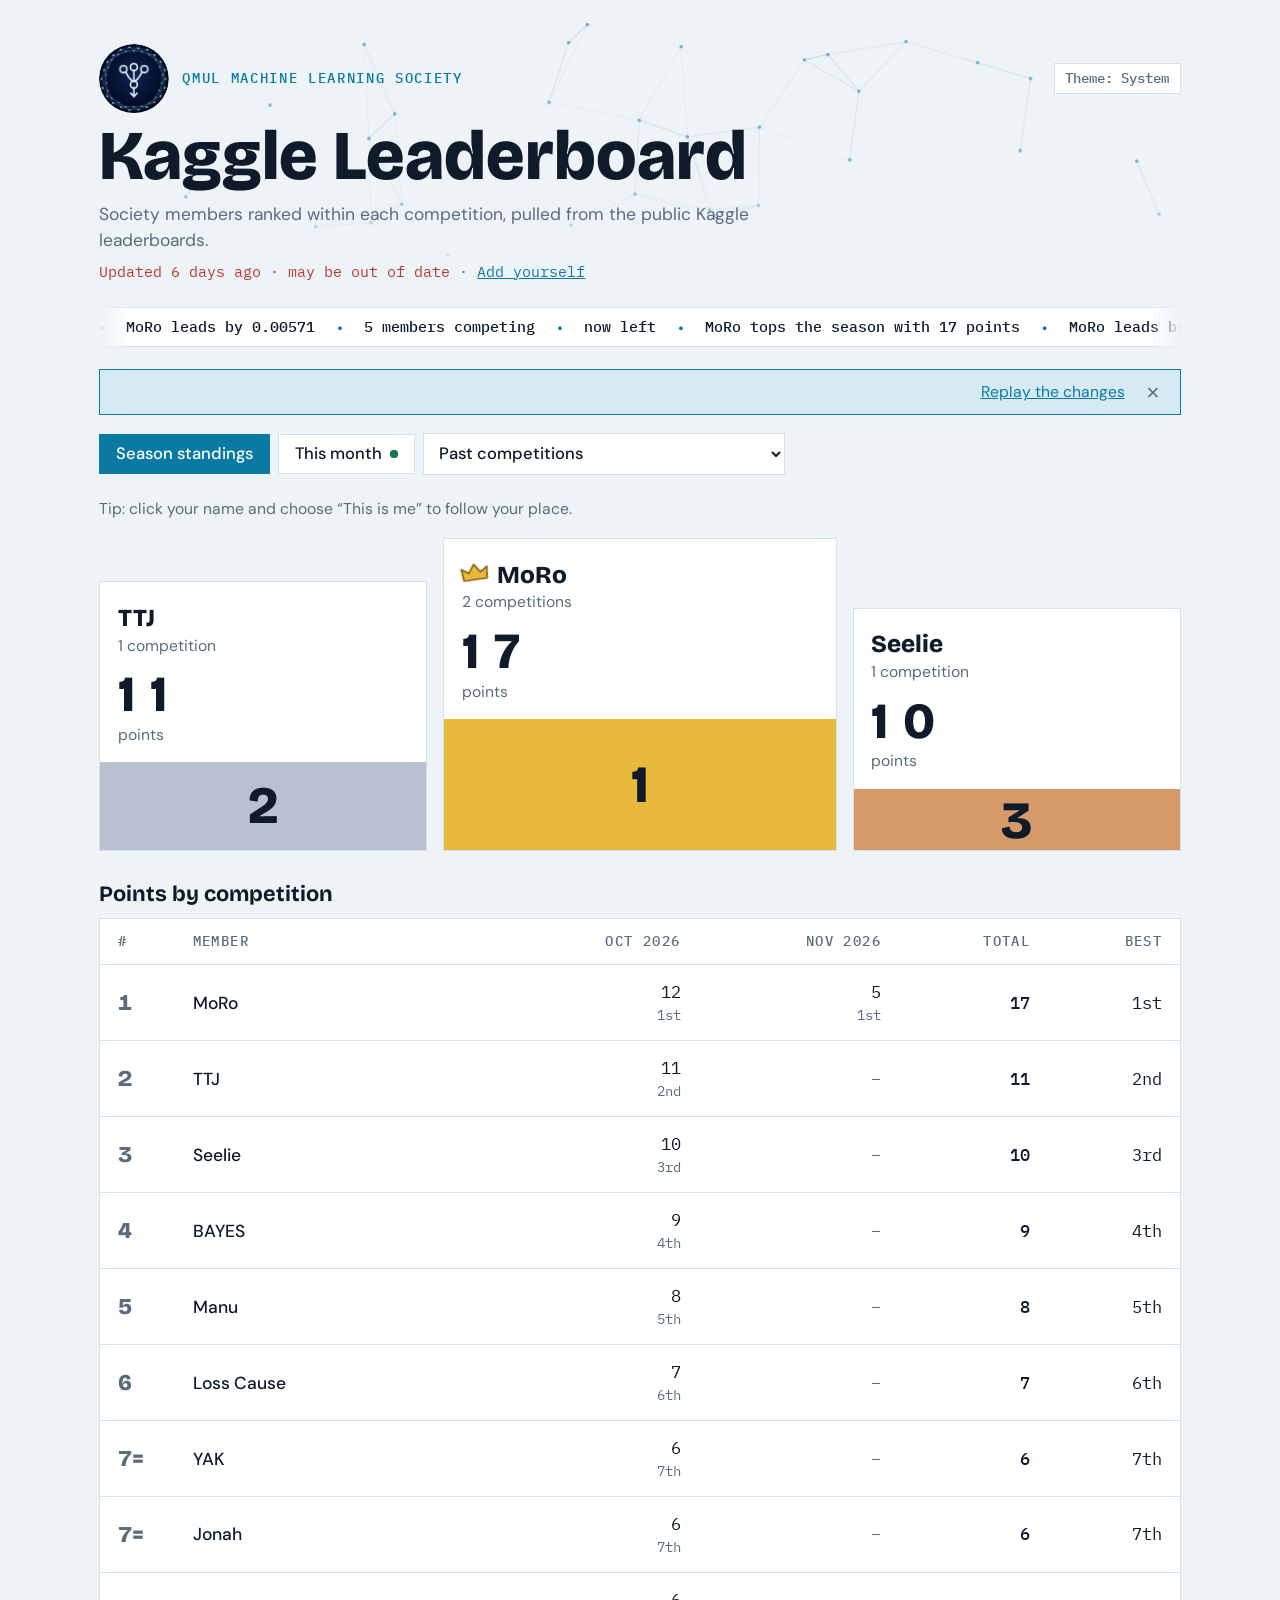
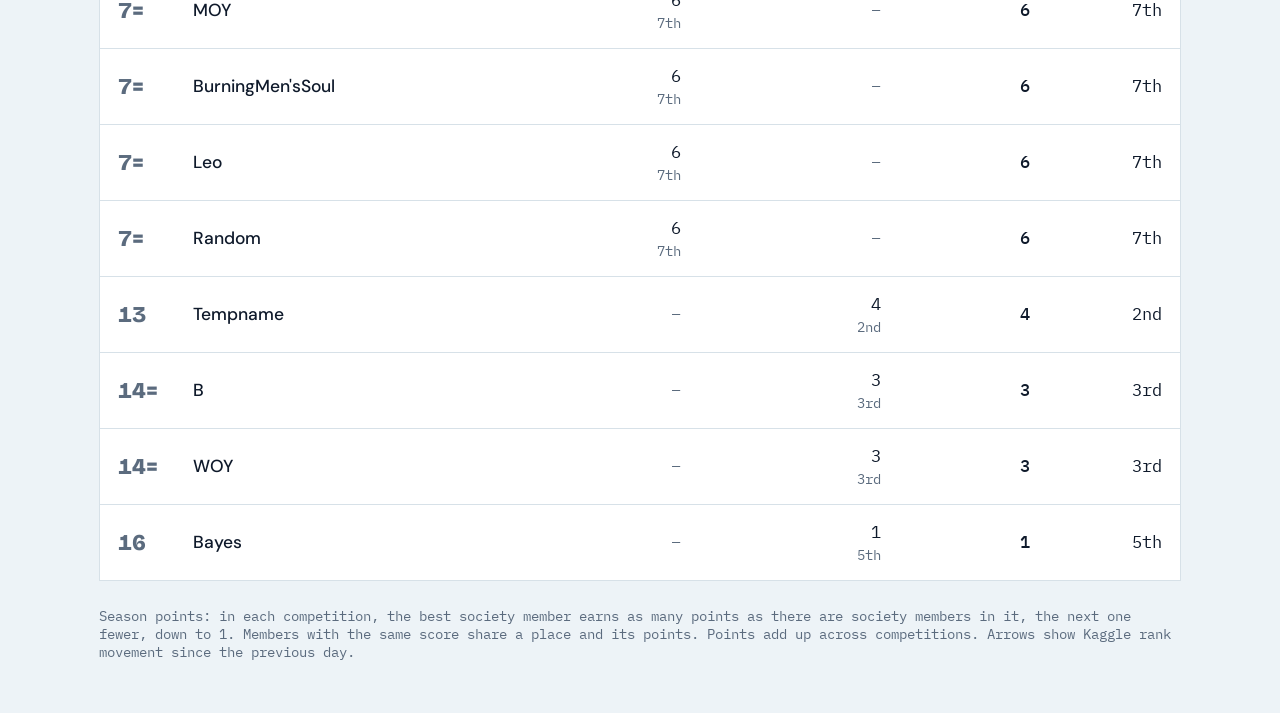
<file: index.html>
<!doctype html>
<html lang="en">
<head>
<meta charset="utf-8">
<meta name="viewport" content="width=device-width, initial-scale=1">
<title>QMML Kaggle Leaderboard</title>
<script>try { var t = localStorage.getItem("qmml-theme"); if (t === "light" || t === "dark") document.documentElement.setAttribute("data-theme", t); } catch (e) {}</script>
<link rel="stylesheet" href="https://fonts.googleapis.com/css2?family=Bricolage+Grotesque:wght@600;800&family=DM+Sans:wght@400;500&family=IBM+Plex+Mono:wght@400;500&display=swap">
<link rel="icon" href="assets/logo.jpg">
<link rel="stylesheet" href="style.css">
</head>
<body>
<main class="wrap">
  <header class="head">
    <div class="brand">
      <svg class="logo" viewBox="0 0 100 100" role="img" aria-label="QMUL Machine Learning Society logo">
        <defs><radialGradient id="logo-bg" cx="50%" cy="45%" r="60%"><stop offset="0" stop-color="#0d2350"/><stop offset="1" stop-color="#000418"/></radialGradient></defs>
        <circle cx="50" cy="50" r="50" fill="url(#logo-bg)"/>
        <g class="logo-ring">
          <path d="M95.1 50.0L89.8 55.7M95.1 50.0L94.0 62.9M95.1 50.0L86.4 66.6M89.8 55.7L94.0 62.9M89.8 55.7L86.4 66.6M89.8 55.7L88.3 74.6M94.0 62.9L86.4 66.6M94.0 62.9L88.3 74.6M94.0 62.9L80.7 76.6M86.4 66.6L88.3 74.6M86.4 66.6L80.7 76.6M86.4 66.6L79.1 83.6M88.3 74.6L80.7 76.6M88.3 74.6L79.1 83.6M88.3 74.6L72.2 84.5M80.7 76.6L79.1 83.6M80.7 76.6L72.2 84.5M80.7 76.6L68.4 90.4M79.1 83.6L72.2 84.5M79.1 83.6L68.4 90.4M79.1 83.6L61.5 89.2M72.2 84.5L68.4 90.4M72.2 84.5L61.5 89.2M72.2 84.5L56.3 94.0M68.4 90.4L61.5 89.2M68.4 90.4L56.3 94.0M68.4 90.4L50.0 90.0M61.5 89.2L56.3 94.0M61.5 89.2L50.0 90.0M61.5 89.2L43.6 94.9M56.3 94.0L50.0 90.0M56.3 94.0L43.6 94.9M56.3 94.0L38.2 90.1M50.0 90.0L43.6 94.9M50.0 90.0L38.2 90.1M50.0 90.0L31.5 90.6M43.6 94.9L38.2 90.1M43.6 94.9L31.5 90.6M43.6 94.9L28.2 83.9M38.2 90.1L31.5 90.6M38.2 90.1L28.2 83.9M38.2 90.1L20.0 84.6M31.5 90.6L28.2 83.9M31.5 90.6L20.0 84.6M31.5 90.6L18.2 77.6M28.2 83.9L20.0 84.6M28.2 83.9L18.2 77.6M28.2 83.9L11.6 74.7M20.0 84.6L18.2 77.6M20.0 84.6L11.6 74.7M20.0 84.6L12.9 66.9M18.2 77.6L11.6 74.7M18.2 77.6L12.9 66.9M18.2 77.6L5.2 63.1M11.6 74.7L12.9 66.9M11.6 74.7L5.2 63.1M11.6 74.7L10.5 55.7M12.9 66.9L5.2 63.1M12.9 66.9L10.5 55.7M12.9 66.9L3.6 50.0M5.2 63.1L10.5 55.7M5.2 63.1L3.6 50.0M5.2 63.1L9.9 44.2M10.5 55.7L3.6 50.0M10.5 55.7L9.9 44.2M10.5 55.7L7.2 37.4M3.6 50.0L9.9 44.2M3.6 50.0L7.2 37.4M3.6 50.0L13.5 33.3M9.9 44.2L7.2 37.4M9.9 44.2L13.5 33.3M9.9 44.2L12.1 25.6M7.2 37.4L13.5 33.3M7.2 37.4L12.1 25.6M7.2 37.4L18.4 22.7M13.5 33.3L12.1 25.6M13.5 33.3L18.4 22.7M13.5 33.3L20.7 16.2M12.1 25.6L18.4 22.7M12.1 25.6L20.7 16.2M12.1 25.6L27.7 15.3M18.4 22.7L20.7 16.2M18.4 22.7L27.7 15.3M18.4 22.7L31.0 8.3M20.7 16.2L27.7 15.3M20.7 16.2L31.0 8.3M20.7 16.2L38.5 11.0M27.7 15.3L31.0 8.3M27.7 15.3L38.5 11.0M27.7 15.3L43.5 4.8M31.0 8.3L38.5 11.0M31.0 8.3L43.5 4.8M31.0 8.3L50.0 10.0M38.5 11.0L43.5 4.8M38.5 11.0L50.0 10.0M38.5 11.0L56.3 6.0M43.5 4.8L50.0 10.0M43.5 4.8L56.3 6.0M43.5 4.8L61.4 11.3M50.0 10.0L56.3 6.0M50.0 10.0L61.4 11.3M50.0 10.0L69.1 8.2M56.3 6.0L61.4 11.3M56.3 6.0L69.1 8.2M56.3 6.0L72.1 15.7M61.4 11.3L69.1 8.2M61.4 11.3L72.1 15.7M61.4 11.3L79.5 16.0M69.1 8.2L72.1 15.7M69.1 8.2L79.5 16.0M69.1 8.2L81.1 23.0M72.1 15.7L79.5 16.0M72.1 15.7L81.1 23.0M72.1 15.7L88.2 25.5M79.5 16.0L81.1 23.0M79.5 16.0L88.2 25.5M79.5 16.0L86.9 33.2M81.1 23.0L88.2 25.5M81.1 23.0L86.9 33.2M81.1 23.0L94.3 37.0M88.2 25.5L86.9 33.2M88.2 25.5L94.3 37.0M88.2 25.5L91.1 44.1M86.9 33.2L94.3 37.0M86.9 33.2L91.1 44.1M86.9 33.2L95.1 50.0M94.3 37.0L91.1 44.1M94.3 37.0L95.1 50.0M94.3 37.0L89.8 55.7M91.1 44.1L95.1 50.0M91.1 44.1L89.8 55.7M91.1 44.1L94.0 62.9" fill="none" stroke="#7fd3f0" stroke-opacity="0.45" stroke-width="0.5"/>
          <g fill="#bfe9fb"><circle cx="95.1" cy="50.0" r="1.2"/><circle cx="89.8" cy="55.7" r="0.9"/><circle cx="94.0" cy="62.9" r="1.2"/><circle cx="86.4" cy="66.6" r="0.9"/><circle cx="88.3" cy="74.6" r="1.2"/><circle cx="80.7" cy="76.6" r="0.9"/><circle cx="79.1" cy="83.6" r="1.2"/><circle cx="72.2" cy="84.5" r="0.9"/><circle cx="68.4" cy="90.4" r="1.2"/><circle cx="61.5" cy="89.2" r="0.9"/><circle cx="56.3" cy="94.0" r="1.2"/><circle cx="50.0" cy="90.0" r="0.9"/><circle cx="43.6" cy="94.9" r="1.2"/><circle cx="38.2" cy="90.1" r="0.9"/><circle cx="31.5" cy="90.6" r="1.2"/><circle cx="28.2" cy="83.9" r="0.9"/><circle cx="20.0" cy="84.6" r="1.2"/><circle cx="18.2" cy="77.6" r="0.9"/><circle cx="11.6" cy="74.7" r="1.2"/><circle cx="12.9" cy="66.9" r="0.9"/><circle cx="5.2" cy="63.1" r="1.2"/><circle cx="10.5" cy="55.7" r="0.9"/><circle cx="3.6" cy="50.0" r="1.2"/><circle cx="9.9" cy="44.2" r="0.9"/><circle cx="7.2" cy="37.4" r="1.2"/><circle cx="13.5" cy="33.3" r="0.9"/><circle cx="12.1" cy="25.6" r="1.2"/><circle cx="18.4" cy="22.7" r="0.9"/><circle cx="20.7" cy="16.2" r="1.2"/><circle cx="27.7" cy="15.3" r="0.9"/><circle cx="31.0" cy="8.3" r="1.2"/><circle cx="38.5" cy="11.0" r="0.9"/><circle cx="43.5" cy="4.8" r="1.2"/><circle cx="50.0" cy="10.0" r="0.9"/><circle cx="56.3" cy="6.0" r="1.2"/><circle cx="61.4" cy="11.3" r="0.9"/><circle cx="69.1" cy="8.2" r="1.2"/><circle cx="72.1" cy="15.7" r="0.9"/><circle cx="79.5" cy="16.0" r="1.2"/><circle cx="81.1" cy="23.0" r="0.9"/><circle cx="88.2" cy="25.5" r="1.2"/><circle cx="86.9" cy="33.2" r="0.9"/><circle cx="94.3" cy="37.0" r="1.2"/><circle cx="91.1" cy="44.1" r="0.9"/></g>
        </g>
        <g fill="none" stroke="#e6f7ff" stroke-width="2.2" stroke-linecap="round" stroke-linejoin="round">
          <path class="lt" pathLength="1" d="M38.5 40.5Q43 50 48.5 53.5"/>
          <path class="lt" pathLength="1" d="M50 38.5L50 52.5"/>
          <path class="lt" pathLength="1" d="M61.5 40.5Q57 50 51.5 53.5"/>
          <path class="lt" pathLength="1" d="M50 63L50 75"/>
          <path class="lt" pathLength="1" d="M45.5 70.5L50 75.5L54.5 70.5"/>
          <circle class="ln" style="--n:0" cx="35" cy="36" r="5"/>
          <circle class="ln" style="--n:1" cx="50" cy="33" r="5"/>
          <circle class="ln" style="--n:2" cx="65" cy="36" r="5"/>
          <circle class="ln" style="--n:3" cx="50" cy="58" r="5"/>
        </g>
      </svg>
      <p class="eyebrow">QMUL Machine Learning Society</p>
      <button class="theme-btn" id="theme" type="button" aria-label="Colour theme">Theme: System</button>
    </div>
    <h1>Kaggle Leaderboard</h1>
    <p class="lede">Society members ranked within each competition, pulled from the public Kaggle leaderboards.</p>
    <p class="meta"><span id="meta"></span> · <a href="register.html">Add yourself</a></p>
  </header>
  <div class="ticker" id="ticker" role="region" aria-label="Latest from the leaderboard" hidden><div class="ticker-track"></div></div>
  <div class="since" id="since" role="status" hidden><span class="since-text"></span><button class="link" type="button" id="since-replay">Replay the changes</button><button class="since-close" type="button" id="since-close" aria-label="Dismiss">×</button></div>
  <div class="notice" id="notice" hidden>Example data. Names and scores are placeholders until the Kaggle sync is connected.</div>
  <div class="nav-row">
    <div class="tabs" id="tabs" role="tablist" aria-label="Leaderboards"></div>
    <label class="past" id="past-wrap" hidden><span class="visually-hidden">Past competitions</span><select id="past"></select></label>
  </div>
  <section id="panel" role="tabpanel" aria-live="polite">
    <div class="skeleton" aria-hidden="true"><div class="sk-podium"><i></i><i></i><i></i></div><i class="sk-line"></i><i class="sk-line"></i><i class="sk-line short"></i></div>
    <p class="visually-hidden">Loading the leaderboard…</p>
  </section>
  <footer class="foot">Season points: in each competition, the best society member earns as many points as there are society members in it, the next one fewer, down to 1. Members with the same score share a place and its points. Points add up across competitions. Arrows show Kaggle rank movement since the previous day.</footer>
</main>
<dialog class="drawer" id="member" aria-labelledby="member-name">
  <div id="member-body"></div>
</dialog>
<div class="toasts" id="toasts" role="status" aria-live="polite"></div>
<script src="app.js"></script>
</body>
</html>
</file>
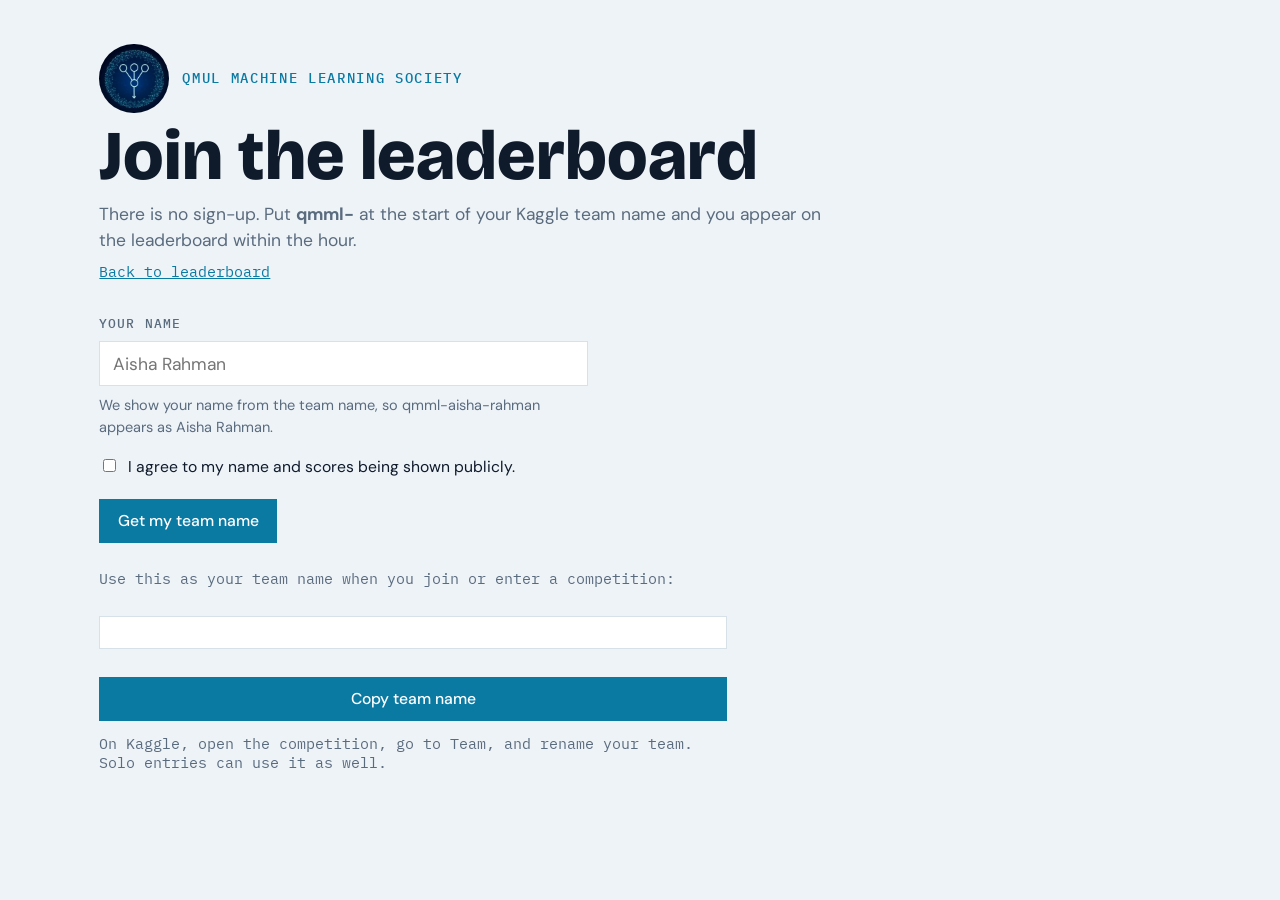
<file: register.html>
<!doctype html>
<html lang="en">
<head>
<meta charset="utf-8">
<meta name="viewport" content="width=device-width, initial-scale=1">
<title>Join the QMML Leaderboard</title>
<script>try { var t = localStorage.getItem("qmml-theme"); if (t === "light" || t === "dark") document.documentElement.setAttribute("data-theme", t); } catch (e) {}</script>
<link rel="stylesheet" href="https://fonts.googleapis.com/css2?family=Bricolage+Grotesque:wght@600;800&family=DM+Sans:wght@400;500&family=IBM+Plex+Mono:wght@400;500&display=swap">
<link rel="icon" href="assets/logo.jpg">
<link rel="stylesheet" href="style.css">
</head>
<body>
<main class="wrap">
  <header class="head">
    <div class="brand"><img src="assets/logo.jpg" alt="QMUL Machine Learning Society logo" width="56" height="56"><p class="eyebrow">QMUL Machine Learning Society</p></div>
    <h1>Join the leaderboard</h1>
    <p class="lede">There is no sign-up. Put <strong>qmml-</strong> at the start of your Kaggle team name and you appear on the leaderboard within the hour.</p>
    <p class="meta"><a href="index.html">Back to leaderboard</a></p>
  </header>
  <form class="form" id="form" autocomplete="off">
    <label for="name">Your name</label>
    <input id="name" required placeholder="Aisha Rahman">
    <small>We show your name from the team name, so qmml-aisha-rahman appears as Aisha Rahman.</small>
    <label for="consent" class="check"><input type="checkbox" id="consent" required> I agree to my name and scores being shown publicly.</label>
    <button type="submit" class="btn">Get my team name</button>
  </form>
  <section id="result" hidden>
    <p class="meta">Use this as your team name when you join or enter a competition:</p>
    <pre id="snippet" class="snippet"></pre>
    <button class="btn" id="copy" type="button">Copy team name</button>
    <p class="meta">On Kaggle, open the competition, go to Team, and rename your team. Solo entries can use it as well.</p>
  </section>
</main>
<script>
document.getElementById("form").addEventListener("submit", (e) => {
  e.preventDefault();
  const slug = document.getElementById("name").value.trim().toLowerCase().replace(/[^a-z0-9]+/g, "-").replace(/^-|-$/g, "");
  if (!slug) return;
  document.getElementById("snippet").textContent = "qmml-" + slug;
  document.getElementById("result").hidden = false;
});
document.getElementById("copy").addEventListener("click", async (e) => {
  const btn = e.currentTarget, text = document.getElementById("snippet").textContent;
  try { await navigator.clipboard.writeText(text); btn.textContent = "Copied"; }
  catch (_) { const r = document.createRange(); r.selectNodeContents(document.getElementById("snippet")); const s = getSelection(); s.removeAllRanges(); s.addRange(r); btn.textContent = "Press Ctrl/Cmd+C"; }
});
</script>
</body>
</html>
</file>
<file: style.css>
/* Layout: one centred column; tabs and a past-competitions picker, a three-step podium for the leaders,
   a table for the rest, then a rank-by-day chart. Member pages open in a side drawer. */
:root {
  --bg: #edf3f7;
  --surface: #ffffff;
  --ink: #0f1a2b;
  --muted: #5b6b7e;
  --line: #d7e1e8;
  --accent: #0b7aa3;
  --accent-soft: #d6eaf3;
  --gold: #e8b93c;
  --silver: #b9c0d0;
  --bronze: #d49a6a;
  --on-medal: #0f1a2b;
  --up: #17794a;
  --down: #b8392e;
  --scrim: rgba(15, 26, 43, 0.45);
  --shadow: rgba(15, 26, 43, 0.14);
  --shine: rgba(255, 255, 255, 0.6);
  --spot: rgba(255, 214, 102, 0.5);
  --gold-ink: #8a5f0e;
  --font-display: "Bricolage Grotesque", "Helvetica Neue", Arial, sans-serif;
  --font-body: "DM Sans", system-ui, sans-serif;
  --font-data: "IBM Plex Mono", ui-monospace, Menlo, monospace;
}
@media (prefers-color-scheme: dark) {
  :root:not([data-theme="light"]) {
    --bg: #050b1f; --surface: #0d1630; --ink: #e8f1fa; --muted: #93a8c0; --line: #1c2a4d;
    --accent: #6ccff0; --accent-soft: #123049; --up: #5fd39a; --down: #ff8f85; --silver: #8d95ad; --bronze: #c0875a;
    --scrim: rgba(0, 0, 0, 0.6); --shadow: rgba(0, 0, 0, 0.45); --gold-ink: #f3d27a;
    color-scheme: dark;
  }
}
:root[data-theme="dark"] {
  --bg: #050b1f; --surface: #0d1630; --ink: #e8f1fa; --muted: #93a8c0; --line: #1c2a4d;
  --accent: #6ccff0; --accent-soft: #123049; --up: #5fd39a; --down: #ff8f85; --silver: #8d95ad; --bronze: #c0875a;
  --scrim: rgba(0, 0, 0, 0.6); --shadow: rgba(0, 0, 0, 0.45); --gold-ink: #f3d27a;
  color-scheme: dark;
}
:root[data-theme="light"] { color-scheme: light; }
* { box-sizing: border-box; }
html { font-size: clamp(100%, 0.85rem + 0.3vw, 118.75%); }
body { margin: 0; background: var(--bg); color: var(--ink); font: 400 1rem/1.5 var(--font-body); }
.wrap { max-width: 64rem; margin: 0 auto; padding: 2.5rem 1rem 3rem; }
.head { display: grid; gap: 0.5rem; margin-bottom: 1.5rem; }
.eyebrow { margin: 0; font: 500 0.8rem var(--font-data); letter-spacing: 0.12em; text-transform: uppercase; color: var(--accent); }
h1 { margin: 0; font: 800 clamp(2.2rem, 6vw, 4rem)/1 var(--font-display); text-wrap: balance; }
.lede { margin: 0; max-width: 42rem; color: var(--muted); }
.meta { margin: 0; font: 400 0.85rem var(--font-data); color: var(--muted); }
.meta .stale { color: var(--down); }
.meta a, .foot a, .comp-info a, .join-card a { color: var(--accent); }
.notice { margin-bottom: 1rem; padding: 0.6rem 0.9rem; border: 1px dashed var(--bronze); color: var(--muted); font-size: 0.85rem; }
.visually-hidden { position: absolute; width: 1px; height: 1px; overflow: hidden; clip: rect(0 0 0 0); white-space: nowrap; }
.muted { color: var(--muted); }
code { font: 400 0.9em var(--font-data); }
:focus-visible { outline: 2px solid var(--accent); outline-offset: 2px; }

.brand { display: flex; flex-wrap: wrap; align-items: center; gap: 0.75rem; }
.brand img, .brand .logo { width: 4rem; height: 4rem; border-radius: 50%; flex: none; }
.theme-btn { margin-left: auto; padding: 0.3rem 0.6rem; border: 1px solid var(--line); background: var(--surface); color: var(--muted);
  font: 500 0.8rem var(--font-data); cursor: pointer; }
.theme-btn:hover { border-color: var(--accent); color: var(--ink); }

/* tabs and past competitions */
.nav-row { display: flex; flex-wrap: wrap; align-items: center; gap: 0.5rem; margin-bottom: 1.25rem; }
.tabs { display: flex; gap: 0.5rem; }
.tab { flex: none; display: inline-flex; align-items: center; gap: 0.45rem; padding: 0.5rem 0.9rem; border: 1px solid var(--line);
  background: var(--surface); color: var(--ink); font: 500 0.95rem var(--font-body); cursor: pointer; }
.tab:hover { border-color: var(--accent); }
.tab[aria-selected="true"] { background: var(--accent); border-color: var(--accent); color: var(--surface); }
.live-dot { width: 0.45rem; height: 0.45rem; border-radius: 50%; background: var(--up); }
.tab[aria-selected="true"] .live-dot { background: var(--surface); }
.past { min-width: 0; max-width: 100%; }
.past select { max-width: 100%; padding: 0.5rem 0.6rem; border: 1px solid var(--line); background: var(--surface); color: var(--ink);
  font: 500 0.95rem var(--font-body); cursor: pointer; }
.past select.active { border-color: var(--accent); }

/* competition header */
.comp-head { margin-bottom: 1rem; }
.comp-head h2 { margin: 0 0 0.35rem; font: 700 1.75rem/1.15 var(--font-display); text-wrap: balance; }
.comp-info { display: flex; flex-wrap: wrap; gap: 0.25rem 1.5rem; margin: 0; font: 400 0.85rem var(--font-data); color: var(--muted); }
.comp-info strong { color: var(--ink); font-weight: 500; }
.chip { display: inline-block; padding: 0.05rem 0.45rem; border: 1px solid var(--line); color: var(--ink);
  font: 500 0.8rem var(--font-data); letter-spacing: 0.08em; text-transform: uppercase; }
.chip.final { border-color: var(--gold); }
.chip.closed { border-color: var(--bronze); }
.section-title { margin: 1.75rem 0 0.6rem; font: 700 1.25rem var(--font-display); }

/* you */
.you { display: flex; flex-wrap: wrap; align-items: center; gap: 0.35rem 0.75rem; margin-bottom: 1rem; padding: 0.6rem 0.85rem;
  border: 1px solid var(--accent); background: var(--accent-soft); }
.you-tag { font: 500 0.8rem var(--font-data); letter-spacing: 0.12em; text-transform: uppercase; color: var(--ink); }
.you-text { flex: 1 1 16rem; min-width: 0; }
.you-hint { margin: 0 0 1rem; color: var(--muted); font-size: 0.9rem; }
.link { padding: 0; border: 0; background: none; color: var(--accent); font: inherit; font-size: 0.9rem; text-decoration: underline; cursor: pointer; }
.name-link { padding: 0; border: 0; background: none; color: inherit; font: inherit; text-align: left; cursor: pointer; }
.name-link:hover { color: var(--accent); text-decoration: underline; }
tr.me td { background: var(--accent-soft); }
.pl.me { outline: 2px solid var(--accent); outline-offset: -2px; }

/* podium */
.podium { display: grid; grid-template-columns: 1fr 1.2fr 1fr; gap: 0.9rem; align-items: end; margin-bottom: 1.5rem; }
.podium.two { grid-template-columns: 1fr 1fr; }
.podium.one { grid-template-columns: minmax(0, 24rem); }
.pl { position: relative; display: flex; flex-direction: column; justify-content: flex-end; padding: 1.25rem 1rem 0; background: var(--surface);
  border: 1px solid var(--line); min-width: 0; overflow: hidden; }
.pl b { font: 800 1.4rem/1.2 var(--font-display); overflow-wrap: anywhere; }
.pl small { color: var(--muted); font-size: 0.9rem; overflow-wrap: anywhere; }
.pl .big { margin-top: 0.6rem; font: 800 clamp(1.6rem, 4.5vw, 2.9rem)/1.1 var(--font-display); }
.pl .gap { margin-top: 0.15rem; }
.step { height: var(--h); margin: 0.9rem -1rem 0; display: grid; place-items: center; font: 800 3rem var(--font-display);
  color: var(--on-medal); background: var(--c); }
.pl.p1 { --h: 7.5rem; --c: var(--gold); }
.pl.p2 { --h: 5rem; --c: var(--silver); }
.pl.p3 { --h: 3.5rem; --c: var(--bronze); }

/* movement, gap, trend */
.move { display: inline-block; margin-left: 0.45rem; font: 500 0.8rem var(--font-data); font-variant-numeric: tabular-nums; white-space: nowrap; vertical-align: middle; }
.move.up { color: var(--up); }
.move.down { color: var(--down); }
.move.same { color: var(--muted); }
.move.new { padding: 0 0.35rem; border: 1px solid var(--accent); color: var(--accent); }
.gap-cell { color: var(--muted); font-size: 0.9rem; }
.spark { display: block; overflow: visible; }
.spark path { stroke: var(--accent); stroke-width: 2; stroke-linejoin: round; stroke-linecap: round; }
.spark circle { fill: var(--accent); stroke: var(--surface); stroke-width: 1.5; }

/* tables */
.table-wrap { overflow-x: auto; background: var(--surface); border: 1px solid var(--line); }
table { width: 100%; border-collapse: collapse; min-width: 34rem; }
table.season { min-width: 0; }
th, td { padding: 0.8rem 1rem; text-align: left; border-bottom: 1px solid var(--line); white-space: nowrap; }
th { font: 500 0.8rem var(--font-data); letter-spacing: 0.1em; text-transform: uppercase; color: var(--muted); }
tr:last-child td { border-bottom: 0; }
.num { text-align: right; font-family: var(--font-data); font-variant-numeric: tabular-nums; }
.rank { width: 3.25rem; font: 800 1.3rem var(--font-display); color: var(--muted); font-variant-numeric: tabular-nums; }
.who, .c-who .name-link { font-weight: 500; }
.team { display: block; font: 400 0.8rem var(--font-data); color: var(--muted); }
.sub-place { display: block; font-size: 0.8rem; color: var(--muted); }
.total { font-weight: 500; color: var(--ink); }
.lbl { display: none; }
.foot { margin-top: 1.5rem; font: 400 0.8rem var(--font-data); color: var(--muted); }
.empty { padding: 2rem 1rem; color: var(--muted); background: var(--surface); border: 1px solid var(--line); }

/* rank-by-day chart */
.race-head { display: flex; flex-wrap: wrap; align-items: baseline; justify-content: space-between; gap: 0.25rem 1rem; }
.race-legend { display: flex; flex-wrap: wrap; gap: 0.25rem 1rem; margin: 0 0 0.6rem; font-size: 0.9rem; color: var(--ink); }
.race-legend span { display: inline-flex; align-items: center; gap: 0.4rem; }
.key { display: inline-block; width: 14px; height: 2px; flex: none; }
.key.focus { height: 3px; background: var(--accent); }
.key.other { background: var(--muted); opacity: 0.55; }
.race-chart { position: relative; padding: 0.5rem 0.25rem 0.25rem; background: var(--surface); border: 1px solid var(--line); }
.race-chart svg { display: block; width: 100%; height: auto; overflow: visible; }
.race-chart .grid { stroke: var(--line); stroke-width: 1; }
.race-chart .tick { fill: var(--muted); font: 400 13px var(--font-data); }
.race-chart .line { fill: none; stroke-width: 2; stroke-linejoin: round; stroke-linecap: round; }
.race-chart .line.other { stroke: var(--muted); opacity: 0.45; }
.race-chart .line.focus { stroke: var(--accent); }
.race-chart .end { fill: var(--accent); stroke: var(--surface); stroke-width: 2; }
.race-chart .end-label { fill: var(--ink); font: 500 14px var(--font-body); }
.race-chart .cross { stroke: var(--muted); stroke-width: 1; }
.tip { position: absolute; top: 0.5rem; z-index: 1; min-width: 9rem; max-width: 14rem; padding: 0.5rem 0.65rem; pointer-events: none;
  background: var(--surface); border: 1px solid var(--line); box-shadow: 0 6px 18px var(--shadow); font-size: 0.85rem; }
.tip-day { margin-bottom: 0.25rem; font: 500 0.8rem var(--font-data); color: var(--muted); }
.tip-row { display: grid; grid-template-columns: 14px auto minmax(0, 1fr); align-items: center; gap: 0.45rem; color: var(--muted); }
.tip-row b { color: var(--ink); font: 500 0.85rem var(--font-data); font-variant-numeric: tabular-nums; }
.tip-row span { overflow: hidden; text-overflow: ellipsis; white-space: nowrap; }
.tip-row.is-focus span { color: var(--ink); }

/* empty month */
.join-card { padding: 1.1rem 1.25rem; background: var(--surface); border: 1px dashed var(--accent); }
.join-card h3 { margin: 0 0 0.35rem; font: 700 1.1rem var(--font-display); }
.join-card p { margin: 0 0 0.6rem; color: var(--muted); }
.join-card ol { display: grid; gap: 0.6rem; margin: 0; padding-left: 1.25rem; }
.join-card input { width: min(14rem, 100%); padding: 0.4rem 0.55rem; border: 1px solid var(--line); background: var(--bg); color: var(--ink); font: inherit; }
.join-out { display: inline-flex; flex-wrap: wrap; align-items: center; gap: 0.5rem; }

/* member drawer */
.drawer { width: min(34rem, 100%); max-width: 100%; height: 100%; max-height: 100%; margin: 0 0 0 auto; padding: 0;
  border: 0; border-left: 1px solid var(--line); background: var(--bg); color: var(--ink); }
.drawer::backdrop { background: var(--scrim); }
#member-body { padding: calc(1.25rem + env(safe-area-inset-top, 0px)) 1.25rem calc(1.5rem + env(safe-area-inset-bottom, 0px)); }
.m-head { display: flex; align-items: flex-start; justify-content: space-between; gap: 1rem; }
.m-head h2 { margin: 0; font: 800 1.8rem/1.1 var(--font-display); overflow-wrap: anywhere; }
.close { flex: none; width: 2.25rem; height: 2.25rem; border: 1px solid var(--line); background: var(--surface); color: var(--ink); font-size: 1.3rem; line-height: 1; cursor: pointer; }
.m-sub { margin: 0.35rem 0 0.9rem; color: var(--muted); }
.m-me { display: flex; flex-wrap: wrap; align-items: center; gap: 0.75rem; }
.chip.you-chip { border-color: var(--accent); }
.m-comps { display: grid; gap: 0.6rem; margin: 0; padding: 0; list-style: none; }
.m-comp { display: grid; gap: 0.5rem; padding: 0.8rem 0.9rem; background: var(--surface); border: 1px solid var(--line); }
.m-comp small { display: block; color: var(--muted); font-size: 0.85rem; }
.m-stats { display: flex; flex-wrap: wrap; gap: 0.25rem 1rem; font-size: 0.9rem; color: var(--muted); }
.m-stats b { color: var(--ink); font-weight: 500; font-variant-numeric: tabular-nums; }
.m-trend { display: flex; align-items: center; justify-content: space-between; gap: 1rem; font-size: 0.85rem; }
.share { display: flex; gap: 0.5rem; }
.share input { flex: 1; min-width: 0; padding: 0.4rem 0.55rem; border: 1px solid var(--line); background: var(--surface); color: var(--ink); font: 400 0.85rem var(--font-data); }

/* buttons, forms (join page) */
.btn { display: inline-block; padding: 0.6rem 1rem; border: 1px solid var(--accent); background: var(--accent); color: var(--surface); font: 500 0.9rem var(--font-body); cursor: pointer; text-decoration: none; }
.btn.small { padding: 0.4rem 0.75rem; font-size: 0.85rem; }
.btn.ghost { background: transparent; color: var(--accent); margin-left: 0.5rem; }
.form { display: grid; gap: 0.5rem; max-width: 28rem; margin-bottom: 1.5rem; }
.form label { font: 500 0.75rem var(--font-data); letter-spacing: 0.08em; text-transform: uppercase; color: var(--muted); margin-top: 0.5rem; }
.form input:not([type="checkbox"]) { width: 100%; padding: 0.6rem 0.75rem; border: 1px solid var(--line); background: var(--surface); color: var(--ink); font: 400 1rem var(--font-body); }
.form small { color: var(--muted); }
.form .check { display: flex; gap: 0.5rem; align-items: flex-start; text-transform: none; letter-spacing: 0; font: 400 0.9rem var(--font-body); color: var(--ink); }
.form .btn { justify-self: start; margin-top: 0.75rem; }
.snippet { overflow-x: auto; padding: 0.9rem; border: 1px solid var(--line); background: var(--surface); font: 400 0.85rem var(--font-data); }
#result { display: grid; gap: 0.75rem; max-width: 36rem; }

/* phones: competition rows become cards */
@media (max-width: 37.5rem) {
  table.comp { min-width: 0; }
  table.comp thead { position: absolute; width: 1px; height: 1px; overflow: hidden; clip: rect(0 0 0 0); }
  table.comp, table.comp tbody { display: block; }
  table.comp tr { display: grid; grid-template-columns: 2.25rem minmax(0, 1fr) auto; column-gap: 0.75rem; row-gap: 0.3rem;
    grid-template-areas: "rank who krank" "rank gap score" "rank trend date"; padding: 0.8rem 0.9rem; border-bottom: 1px solid var(--line); }
  table.comp tr:last-child { border-bottom: 0; }
  table.comp td { display: block; padding: 0; border: 0; white-space: normal; background: none; }
  table.comp tr.me { background: var(--accent-soft); }
  .c-rank { grid-area: rank; width: auto; }
  .c-who { grid-area: who; min-width: 0; overflow-wrap: anywhere; }
  .c-krank { grid-area: krank; }
  .c-gap { grid-area: gap; font-size: 0.85rem; }
  .c-score { grid-area: score; }
  .c-trend { grid-area: trend; align-self: center; }
  .c-date { grid-area: date; font-size: 0.8rem; color: var(--muted); align-self: center; }
  .lbl { display: inline; }
  .drawer { width: 100%; border-left: 0; }
}
@media (max-width: 30rem) {
  .podium { gap: 0.4rem; }
  .pl { padding: 0.8rem 0.5rem 0; }
  .pl b { font-size: 1.05rem; }
  .pl small { font-size: 0.8rem; }
  .pl .big { font-size: 1.35rem; }
  .step { margin-inline: -0.5rem; font-size: 2.2rem; }
  .pl.p1 { --h: 5rem; } .pl.p2 { --h: 3.5rem; } .pl.p3 { --h: 2.5rem; }
  .pl .gap { display: none; }
}

/* ---- motion ---------------------------------------------------------------
   Intro effects run under #panel.animate when a view opens (#panel.vt when the
   switch is a view transition, #panel.ceremony for final results). The header
   network, ticker, live dot and loading shimmer are the continuous movement.
   Nothing moves when the device asks for reduced motion. */
.head { position: relative; isolation: isolate; }
.net { position: absolute; inset: -1.5rem -1rem 0; z-index: -1; width: calc(100% + 2rem); height: calc(100% + 1.5rem);
  pointer-events: none; -webkit-mask-image: linear-gradient(to bottom, #000 55%, transparent); mask-image: linear-gradient(to bottom, #000 55%, transparent); }
.confetti { position: fixed; inset: 0; z-index: 1000; width: 100vw; height: 100vh; pointer-events: none; }
.step { position: relative; overflow: hidden; }
.step::before, .step::after { content: ""; position: absolute; inset: 0; transform: translateX(-120%); pointer-events: none;
  background: linear-gradient(100deg, transparent 30%, var(--shine) 50%, transparent 70%); }
.pl-back { display: none; }
.clock span { display: inline-block; min-width: 0.62em; text-align: center; font-variant-numeric: tabular-nums; }
.clock.urgent { color: var(--down); }
.live-dot { position: relative; }
.move { position: relative; }

/* odometer digits */
.count.odo-on { display: inline-flex; align-items: flex-start; }
.odo, .odo-sym { display: block; height: 1.1em; line-height: 1.1em; }
.odo { overflow: hidden; }
.odo-strip { display: block; transform: translateY(calc(var(--from, 0) * -1.1em)); }
.odo-strip > span { display: block; height: 1.1em; line-height: 1.1em; }
.count.roll .odo-strip { transform: translateY(calc(var(--to) * -1.1em));
  transition: transform 1.3s cubic-bezier(0.2, 0.8, 0.2, 1) calc(var(--base) + var(--i) * 70ms); }

/* ticker */
.ticker { overflow: hidden; margin: 0 0 1.25rem; background: var(--surface); border-block: 1px solid var(--line);
  -webkit-mask-image: linear-gradient(to right, transparent, #000 3%, #000 97%, transparent); mask-image: linear-gradient(to right, transparent, #000 3%, #000 97%, transparent); }
.ticker:not(.moving) { overflow-x: auto; }
.ticker-track { display: flex; width: max-content; }
.ticker-item { padding: 0.55rem 1.25rem 0.55rem 0; white-space: nowrap; font: 500 0.85rem var(--font-data); color: var(--ink); }
.ticker-item::before { content: "●"; margin-right: 1.25rem; color: var(--accent); font-size: 0.6em; vertical-align: middle; }

/* toasts */
.toasts { position: fixed; left: 1rem; bottom: calc(1rem + env(safe-area-inset-bottom, 0px)); z-index: 900; display: grid; gap: 0.5rem; pointer-events: none; }
.toast { padding: 0.6rem 0.9rem; background: var(--surface); color: var(--ink); border: 1px solid var(--accent); box-shadow: 0 8px 20px var(--shadow); font-size: 0.9rem; }

/* loading */
.skeleton { display: grid; gap: 0.75rem; }
.sk-podium { display: grid; grid-template-columns: 1fr 1.2fr 1fr; gap: 0.9rem; align-items: end; margin-bottom: 0.75rem; }
.sk-podium i, .sk-line { display: block; background: var(--surface); border: 1px solid var(--line); }
.sk-podium i:nth-child(1) { height: 10rem; } .sk-podium i:nth-child(2) { height: 12.5rem; } .sk-podium i:nth-child(3) { height: 9rem; }
.sk-line { height: 3.2rem; } .sk-line.short { width: 60%; }

/* closed / final stamp */
.comp-head { position: relative; }
.comp-head:has(.stamp) h2 { padding-right: 7rem; }
.stamp { position: absolute; top: -0.25rem; right: 0; padding: 0.2rem 0.7rem; border: 3px solid var(--down); color: var(--down);
  font: 800 1.1rem var(--font-display); letter-spacing: 0.12em; text-transform: uppercase; transform: rotate(-8deg); opacity: 0.85; pointer-events: none; }
.stamp.final { border-color: var(--gold); color: var(--ink); }

/* gap bar in the "You" box */
.gapbar { flex: 1 0 100%; height: 4px; background: var(--surface); }
.gapbar i { display: block; height: 100%; width: var(--fill); background: var(--accent); }

/* linked highlight */
.race-chart .line { transition: opacity 0.2s, stroke-width 0.2s; }
.race-chart .line.hl { stroke: var(--ink); opacity: 1; stroke-width: 3; }
.race-chart .line.focus.hl { stroke: var(--accent); }
tr.hl td { background: var(--accent-soft); }
.pl.hl { box-shadow: inset 0 0 0 2px var(--accent); }

/* overtake sparks and race replay */
.spark-x { fill: var(--gold); opacity: 0; transform-box: fill-box; transform-origin: center; pointer-events: none; }
.replay-layer .tag-dot { fill: var(--muted); stroke: var(--surface); stroke-width: 2; }
.replay-layer .tag-label { fill: var(--muted); font: 500 12px var(--font-body); }
.replay-layer .focus .tag-dot { fill: var(--accent); }
.replay-layer .focus .tag-label { fill: var(--ink); font-weight: 700; }
.race-head .btn { margin-left: 0; }

/* member drawer */
.drawer::backdrop { -webkit-backdrop-filter: blur(3px); backdrop-filter: blur(3px); }

/* since your last visit */
.since { display: flex; flex-wrap: wrap; align-items: center; gap: 0.4rem 1rem; margin: 0 0 1rem; padding: 0.6rem 0.9rem;
  border: 1px solid var(--accent); background: var(--accent-soft); color: var(--ink); }
.since-text { flex: 1 1 18rem; min-width: 0; }
.since-close { padding: 0 0.25rem; border: 0; background: none; color: var(--muted); font-size: 1.3rem; line-height: 1; cursor: pointer; }

/* the leader's crown */
.crown { display: inline-block; width: 1.15em; height: 0.78em; margin-right: 0.3em; vertical-align: 0.02em; overflow: visible;
  fill: var(--gold); stroke: var(--gold-ink); stroke-width: 1.4; stroke-linejoin: round; transform: rotate(-8deg); }
.crown-fly { position: fixed; z-index: 950; margin: 0; pointer-events: none; }
.toast.crowned, .toast.pb { border-color: var(--gold); }

/* view transitions */
::view-transition-group(*) { animation-duration: 0.4s; animation-timing-function: cubic-bezier(0.2, 0.8, 0.2, 1); }
html.theme-vt::view-transition-old(root), html.theme-vt::view-transition-new(root) { animation: none; mix-blend-mode: normal; }
html.theme-vt .pl, html.theme-vt #member-name { view-transition-name: none !important; }

@media (prefers-reduced-motion: no-preference) {
  /* the podium rises: bronze, then silver, then gold, with a spotlight and a shine on gold */
  .pl.p3 { --d: 0s; --cd: 0.3s; } .pl.p2 { --d: 0.2s; --cd: 1.2s; } .pl.p1 { --d: 0.4s; --cd: 2.1s; }
  #panel.animate:not(.vt):not(.ceremony) .step { animation: rise 0.7s cubic-bezier(0.2, 0.8, 0.2, 1) var(--d) both; }
  #panel.animate:not(.vt):not(.ceremony) .pl > :not(.step):not(.pl-back) { animation: drop 0.45s ease-out calc(var(--d) + 0.35s) both; }
  #panel.animate:not(.ceremony) .pl.p1 .step::after { animation: shine 0.9s ease-in-out 1.15s backwards; }
  #panel.animate:not(.ceremony) .pl.p1::before { content: ""; position: absolute; inset: 0; z-index: 1; pointer-events: none;
    background: radial-gradient(ellipse 70% 90% at 50% 0%, var(--spot), transparent 70%); animation: spotlight 1.8s ease-out 0.45s both; }
  .pl:hover .step::before { animation: shine 0.8s ease-in-out; }

  /* final results: cards flip over 3rd, 2nd, 1st */
  #panel.ceremony .pl { overflow: visible; transform-style: preserve-3d; animation: card-flip 0.8s cubic-bezier(0.3, 0.7, 0.3, 1) var(--cd) backwards; }
  #panel.ceremony .pl > * { backface-visibility: hidden; }
  #panel.ceremony .pl-back { display: grid; position: absolute; inset: 0; place-items: center; transform: rotateY(180deg);
    background: var(--c); color: var(--on-medal); font: 800 2.4rem var(--font-display); }

  /* the rest of the view settles in behind it */
  #panel.animate .comp-head, #panel.animate .you, #panel.animate .you-hint { animation: fade-up 0.4s ease-out both; }
  #panel.animate .table-wrap, #panel.animate .section-title, #panel.animate .race-legend, #panel.animate .join-card { animation: fade-up 0.5s ease-out 0.5s both; }
  #panel.animate .stamp, .stamp.land { animation: stamp 0.5s cubic-bezier(0.3, 1.4, 0.5, 1) 0.3s both; }
  #panel.animate .gapbar i { animation: grow 1s cubic-bezier(0.2, 0.8, 0.2, 1) 1.1s both; }

  /* movement badges pulse once; big climbers shed rising specks */
  #panel.animate .move.up, #panel.animate .move.down, #panel.animate .move.new { animation: nudge 0.6s ease-in-out 1.5s both; }
  .rp { position: absolute; left: var(--x); bottom: 60%; width: 3px; height: 3px; border-radius: 50%; background: var(--up);
    pointer-events: none; opacity: 0; animation: float-up 1.3s ease-out var(--dl) both; }

  /* you: a one-time glow so your eye finds you */
  #panel.animate:not(.ceremony) .pl.me { animation: glow 1.8s ease-out 1.7s; }
  #panel.animate tr.me td { animation: glow-bg 1.8s ease-out 1.7s; }

  /* new members slide in with a sparkle */
  #panel.animate tr.is-new { animation: slide-row 0.6s cubic-bezier(0.2, 0.8, 0.2, 1) 1.2s both; }
  .is-new .name-link { position: relative; }
  #panel.animate .is-new .name-link::after { content: "✦"; position: absolute; right: -1.1em; top: -0.45em; color: var(--gold);
    font-size: 0.8em; pointer-events: none; animation: twinkle 1.4s ease-out 1.6s both; }

  /* sparklines and the race chart draw themselves */
  #panel.animate .c-trend .spark path { stroke-dasharray: 1 2; animation: draw 0.9s ease-out calc(1s + var(--k, 0) * 0.12s) both; }
  #panel.animate .c-trend .spark circle { transform-box: fill-box; transform-origin: center; animation: pop 0.3s ease-out calc(1.8s + var(--k, 0) * 0.12s) both; }
  #panel.animate .race-chart .line { stroke-dasharray: 1 2; animation: draw 1.1s ease-out calc(0.7s + var(--k, 0) * 0.08s) both; }
  #panel.animate .race-chart .line.focus { animation: draw 1.2s ease-in-out 1.3s both; }
  #panel.animate .race-chart .end { transform-box: fill-box; transform-origin: center; animation: pop 0.4s cubic-bezier(0.3, 1.6, 0.5, 1) 2.45s both; }
  #panel.animate .race-chart .end-label { animation: fade-up 0.4s ease-out 2.6s both; }
  #panel.animate .spark-x { animation: spark 0.8s ease-out calc(2.5s + var(--k) * 0.07s) both; }
  #panel .spark-x.go { animation: spark 0.8s ease-out both; }

  /* small touches */
  .pl { transition: transform 0.2s ease, box-shadow 0.2s ease; }
  .pl:hover { transform: translateY(-4px); box-shadow: 0 12px 24px var(--shadow); }
  .pl.hl:hover { box-shadow: inset 0 0 0 2px var(--accent), 0 12px 24px var(--shadow); }
  .live-dot::after { content: ""; position: absolute; inset: 0; border-radius: 50%; background: inherit; animation: ping 2.4s ease-out infinite; }
  .clock span.flip { animation: flip 0.4s ease-out; }
  .clock.urgent { animation: urgent 1s ease-in-out infinite; }
  .pl.bounce { animation: bounce 0.8s cubic-bezier(0.3, 1.6, 0.5, 1) calc(var(--bi, 0) * 0.12s) 2 !important; }

  /* ticker, toasts, loading */
  .ticker.moving .ticker-track { animation: ticker var(--dur, 40s) linear infinite; }
  .ticker:hover .ticker-track, .ticker:focus-within .ticker-track { animation-play-state: paused; }
  .toast { animation: toast-in 0.35s cubic-bezier(0.2, 0.8, 0.2, 1) both; }
  .toast.out { animation: toast-out 0.4s ease-in both; }
  .sk-podium i, .sk-line { background: linear-gradient(90deg, var(--surface) 25%, var(--accent-soft) 50%, var(--surface) 75%);
    background-size: 200% 100%; animation: shimmer 1.4s linear infinite; }

  /* member drawer slides in and out */
  .drawer[open]:not(.morph) { animation: drawer-in 0.35s cubic-bezier(0.2, 0.8, 0.2, 1); }
  .drawer[open]::backdrop { animation: fade-in 0.3s ease-out; }
  .drawer[open].closing { animation: drawer-out 0.25s ease-in forwards; }
  .drawer[open].closing::backdrop { animation: fade-out 0.25s ease-in forwards; }

  /* the logo draws itself; its nodes pulse on hover */
  .logo .logo-ring { transform-origin: 50px 50px; animation: ring-in 1.2s ease-out both; }
  .logo .lt { stroke-dasharray: 1 2; animation: draw 0.8s ease-out 0.3s both; }
  .logo .lt:nth-of-type(4), .logo .lt:nth-of-type(5) { animation-delay: 0.9s; }
  .logo .ln { transform-box: fill-box; transform-origin: center; animation: pop 0.45s cubic-bezier(0.3, 1.6, 0.5, 1) calc(0.6s + var(--n) * 0.1s) both; }
  .brand:hover .logo .ln { animation: node-pulse 1.2s ease-in-out infinite; animation-delay: calc(var(--n) * 0.15s); }
}

@media (prefers-reduced-motion: no-preference) {
  /* live updates: changed cells flash, newcomers fade in, the crown settles */
  td.flash { animation: flash-cell 1.8s ease-out; }
  .arrived { animation: fade-up 0.6s ease-out; }
  #meta.pulse { animation: flash-text 1.6s ease-out; }
  #panel.animate .crown { transform-origin: 50% 100%; animation: crown-drop 0.6s cubic-bezier(0.3, 1.6, 0.5, 1) 1.2s both; }
  .crown.landed { transform-origin: 50% 100%; animation: crown-wobble 0.6s ease-out; }
  .since:not([hidden]) { animation: fade-up 0.4s ease-out; }
}

@media (prefers-reduced-motion: reduce) {
  ::view-transition-group(*), ::view-transition-old(*), ::view-transition-new(*) { animation: none !important; }
}

@keyframes rise { from { clip-path: inset(100% 0 0 0); } to { clip-path: inset(0 0 0 0); } }
@keyframes drop { from { opacity: 0; transform: translateY(-10px); } to { opacity: 1; transform: none; } }
@keyframes shine { from { transform: translateX(-120%); } to { transform: translateX(120%); } }
@keyframes spotlight { 0% { opacity: 0; transform: translateY(-60%); } 40% { opacity: 1; } 100% { opacity: 0; transform: none; } }
@keyframes card-flip { from { transform: perspective(900px) rotateY(180deg); } to { transform: perspective(900px) rotateY(0); } }
@keyframes fade-up { from { opacity: 0; transform: translateY(8px); } to { opacity: 1; transform: none; } }
@keyframes stamp { from { opacity: 0; transform: rotate(-8deg) scale(2.4); } to { opacity: 0.85; transform: rotate(-8deg) scale(1); } }
@keyframes grow { from { width: 0; } }
@keyframes nudge { 0%, 100% { transform: none; } 50% { transform: scale(1.3); } }
@keyframes float-up { 0% { opacity: 0; transform: none; } 20% { opacity: 1; } 100% { opacity: 0; transform: translateY(-26px); } }
@keyframes glow { from { box-shadow: 0 0 0 0 var(--accent); } to { box-shadow: 0 0 0 14px transparent; } }
@keyframes glow-bg { 0%, 100% { background: var(--accent-soft); } 30% { background: color-mix(in srgb, var(--accent) 35%, var(--accent-soft)); } }
@keyframes slide-row { from { opacity: 0; transform: translateX(40px); } to { opacity: 1; transform: none; } }
@keyframes twinkle { 0% { opacity: 0; transform: scale(0.3) rotate(0); } 40% { opacity: 1; transform: scale(1.2) rotate(90deg); } 100% { opacity: 0; transform: scale(0.6) rotate(180deg); } }
@keyframes draw { from { stroke-dashoffset: 1; } to { stroke-dashoffset: 0; } }
@keyframes pop { from { transform: scale(0); } to { transform: scale(1); } }
@keyframes spark { 0% { opacity: 0; transform: scale(0); } 30% { opacity: 1; transform: scale(1.6); } 100% { opacity: 0; transform: scale(0.4); } }
@keyframes ping { 0% { transform: scale(1); opacity: 0.7; } 80%, 100% { transform: scale(2.8); opacity: 0; } }
@keyframes flip { from { transform: perspective(200px) rotateX(-90deg); opacity: 0.2; } to { transform: none; opacity: 1; } }
@keyframes urgent { 50% { opacity: 0.55; } }
@keyframes bounce { 0%, 100% { transform: none; } 40% { transform: translateY(-22px) rotate(-2deg); } }
@keyframes ticker { to { transform: translateX(-50%); } }
@keyframes toast-in { from { opacity: 0; transform: translateY(16px); } }
@keyframes toast-out { to { opacity: 0; transform: translateY(8px); } }
@keyframes shimmer { from { background-position: 100% 0; } to { background-position: -100% 0; } }
@keyframes drawer-in { from { transform: translateX(100%); } }
@keyframes drawer-out { to { transform: translateX(100%); } }
@keyframes fade-in { from { opacity: 0; } }
@keyframes fade-out { to { opacity: 0; } }
@keyframes ring-in { from { opacity: 0; transform: rotate(-40deg); } }
@keyframes node-pulse { 50% { transform: scale(1.25); } }
@keyframes flash-cell { 0% { background: color-mix(in srgb, var(--accent) 45%, transparent); } 100% { background: transparent; } }
@keyframes flash-text { 0%, 40% { color: var(--accent); } 100% { color: inherit; } }
@keyframes crown-drop { from { opacity: 0; transform: translateY(-14px) rotate(-30deg); } to { opacity: 1; transform: rotate(-8deg); } }
@keyframes crown-wobble { 0%, 100% { transform: rotate(-8deg); } 30% { transform: rotate(10deg) scale(1.15); } 60% { transform: rotate(-16deg); } }
</file>
